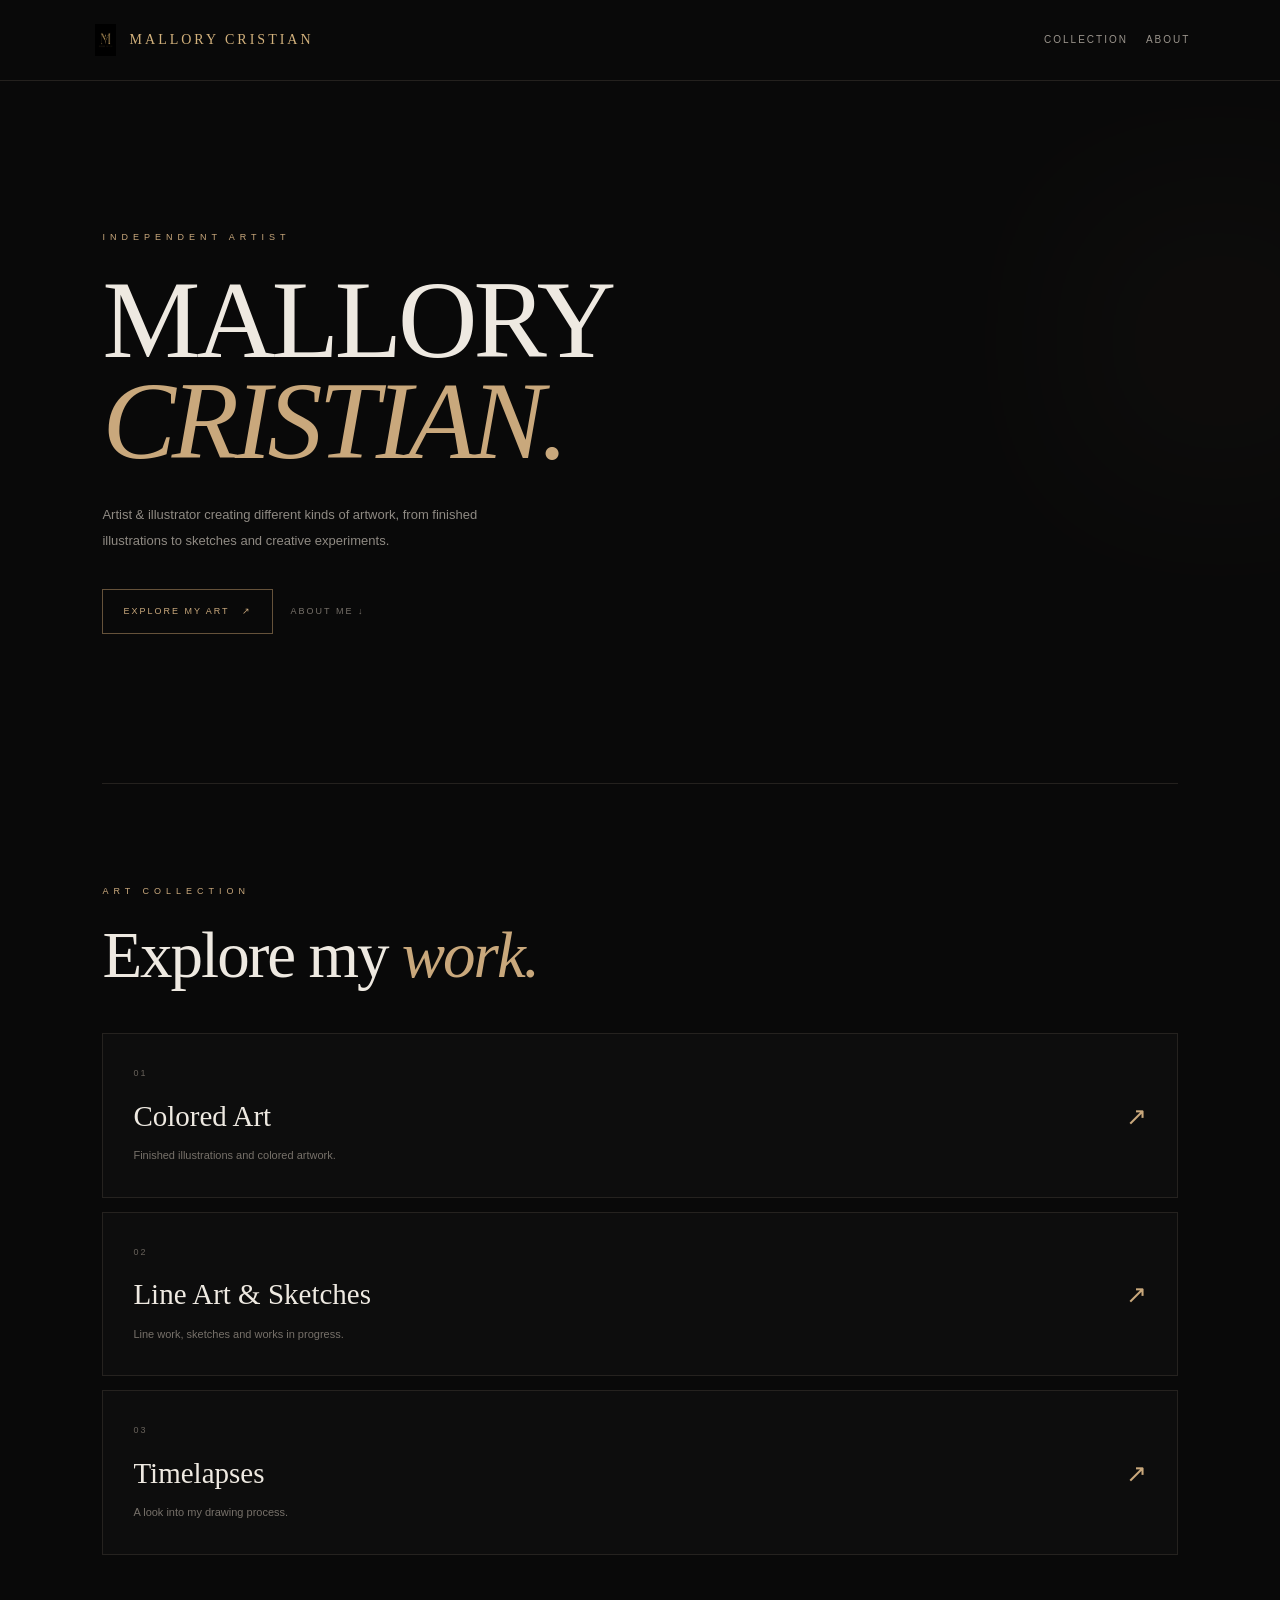
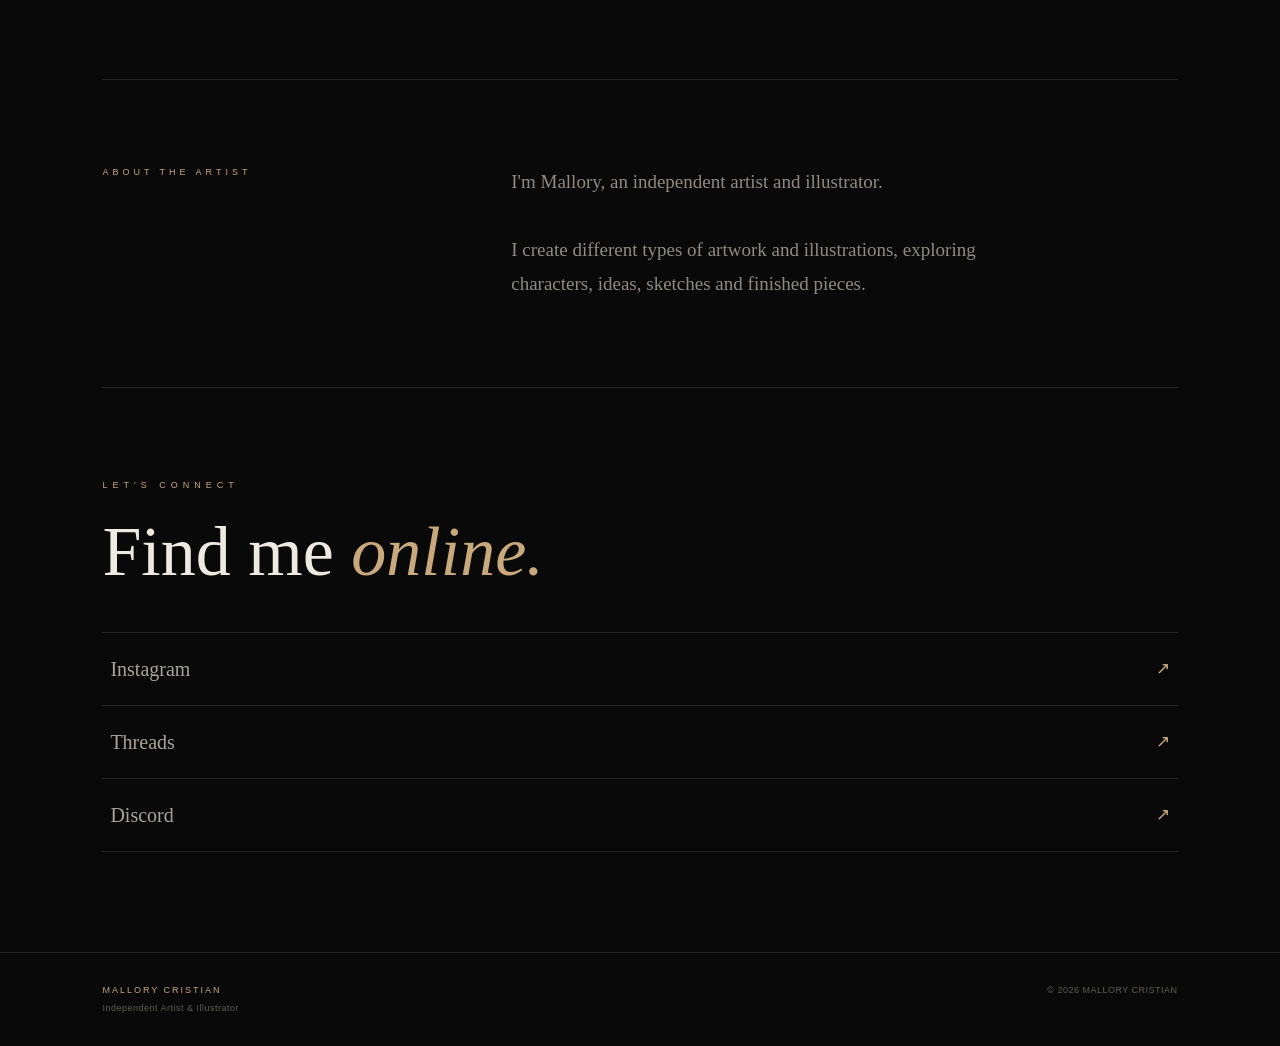
<file: index.html>
<!DOCTYPE html>
<html lang="en">

<head>

    <meta charset="UTF-8">

    <meta name="viewport"
          content="width=device-width, initial-scale=1.0">

    <title>Mallory Cristian | Artist Portfolio</title>

    <meta name="description"
          content="Mallory Cristian — independent artist and illustrator. Explore colored artwork, line art, sketches and timelapses.">

    <link rel="stylesheet" href="style.css">

</head>


<body>


<!-- =========================
     HEADER
========================= -->

<header>

    
<a href="index.html" class="logo">
    <img src="Logo.jpg" alt="Mallory Cristian Logo" class="site-logo">
    MALLORY CRISTIAN
</a>


    <nav>

    <a href="#collections">
        COLLECTION
    </a>

    <a href="#about">
        ABOUT
    </a>

    </nav>

</header>



<!-- =========================
     HERO
========================= -->

<main>

<section class="hero">


    <p class="tag">
        INDEPENDENT ARTIST
    </p>


    <h1>

        MALLORY<br>

        <span>CRISTIAN.</span>

    </h1>


    <p class="intro">

        Artist & illustrator creating
        different kinds of artwork,
        from finished illustrations to
        sketches and creative experiments.

    </p>


    <div class="collection-links">


        <a href="#collections"
           class="link">

            EXPLORE MY ART
            <span>↗</span>

        </a>


        <a href="#about"
           class="text-link">

            ABOUT ME ↓

        </a>


    </div>


</section>



<!-- =========================
     COLLECTIONS
========================= -->

<section class="collections"
         id="collections">


    <div class="section-heading">

        <p class="tag">
            ART COLLECTION
        </p>


        <h2>

            Explore my
            <span>work.</span>

        </h2>

    </div>



    <!-- COLORED ART -->

    <a href="colored.html"
       class="collection-card">


        <div class="card-content">

            <span class="number">
                01
            </span>


            <h3>
                Colored Art
            </h3>


            <p>
                Finished illustrations
                and colored artwork.
            </p>

        </div>


        <span class="arrow">
            ↗
        </span>


    </a>



    <!-- LINE ART & SKETCHES -->

    <a href="sketches.html"
       class="collection-card">


        <div class="card-content">

            <span class="number">
                02
            </span>


            <h3>
                Line Art & Sketches
            </h3>


            <p>
                Line work, sketches
                and works in progress.
            </p>

        </div>


        <span class="arrow">
            ↗
        </span>


    </a>



    <!-- TIMELAPSES -->

    <a href="timelapses.html"
       class="collection-card">


        <div class="card-content">

            <span class="number">
                03
            </span>


            <h3>
                Timelapses
            </h3>


            <p>
                A look into my
                drawing process.
            </p>

        </div>


        <span class="arrow">
            ↗
        </span>


    </a>


</section>



<!-- =========================
     ABOUT
========================= -->

<section class="note"
         id="about">


    <div class="about-label">

        <p>
            ABOUT THE ARTIST
        </p>

    </div>


    <div>

        <p class="about-text">

            I'm Mallory, an independent
            artist and illustrator.

            <br><br>

            I create different types of
            artwork and illustrations,
            exploring characters, ideas,
            sketches and finished pieces.

        </p>

    </div>


</section>



<!-- =========================
     SOCIALS
========================= -->

<section class="social-section">


    <p class="tag">
        LET'S CONNECT
    </p>


    <h2>

        Find me
        <span>online.</span>

    </h2>


    <div class="social-links">


        <!-- INSTAGRAM -->

        <a href="https://www.instagram.com/mallory.cristian/"
           target="_blank"
           rel="noopener">

            <span>
                Instagram
            </span>

            <span>
                ↗
            </span>

        </a>



        <!-- THREADS -->

        <a href="https://www.threads.com/@mallory.cristian"
   target="_blank"
   rel="noopener">

            <span>
                Threads
            </span>

            <span>
                ↗
            </span>

        </a>



        <!-- DISCORD — DIRECT PROFILE -->

        <a href="https://discord.com/users/1522704598056440056"
           target="_blank"
           rel="noopener">

            <span>
                Discord
            </span>

            <span>
                ↗
            </span>

        </a>


    </div>


</section>


</main>



<!-- =========================
     FOOTER
========================= -->

<footer>


    <div>

        <p class="footer-name">
            MALLORY CRISTIAN
        </p>


        <p>
            Independent Artist & Illustrator
        </p>

    </div>


    <p>
        © 2026 MALLORY CRISTIAN
    </p>


</footer>



<script src="script.js"></script>


</body>

</html>
</file>
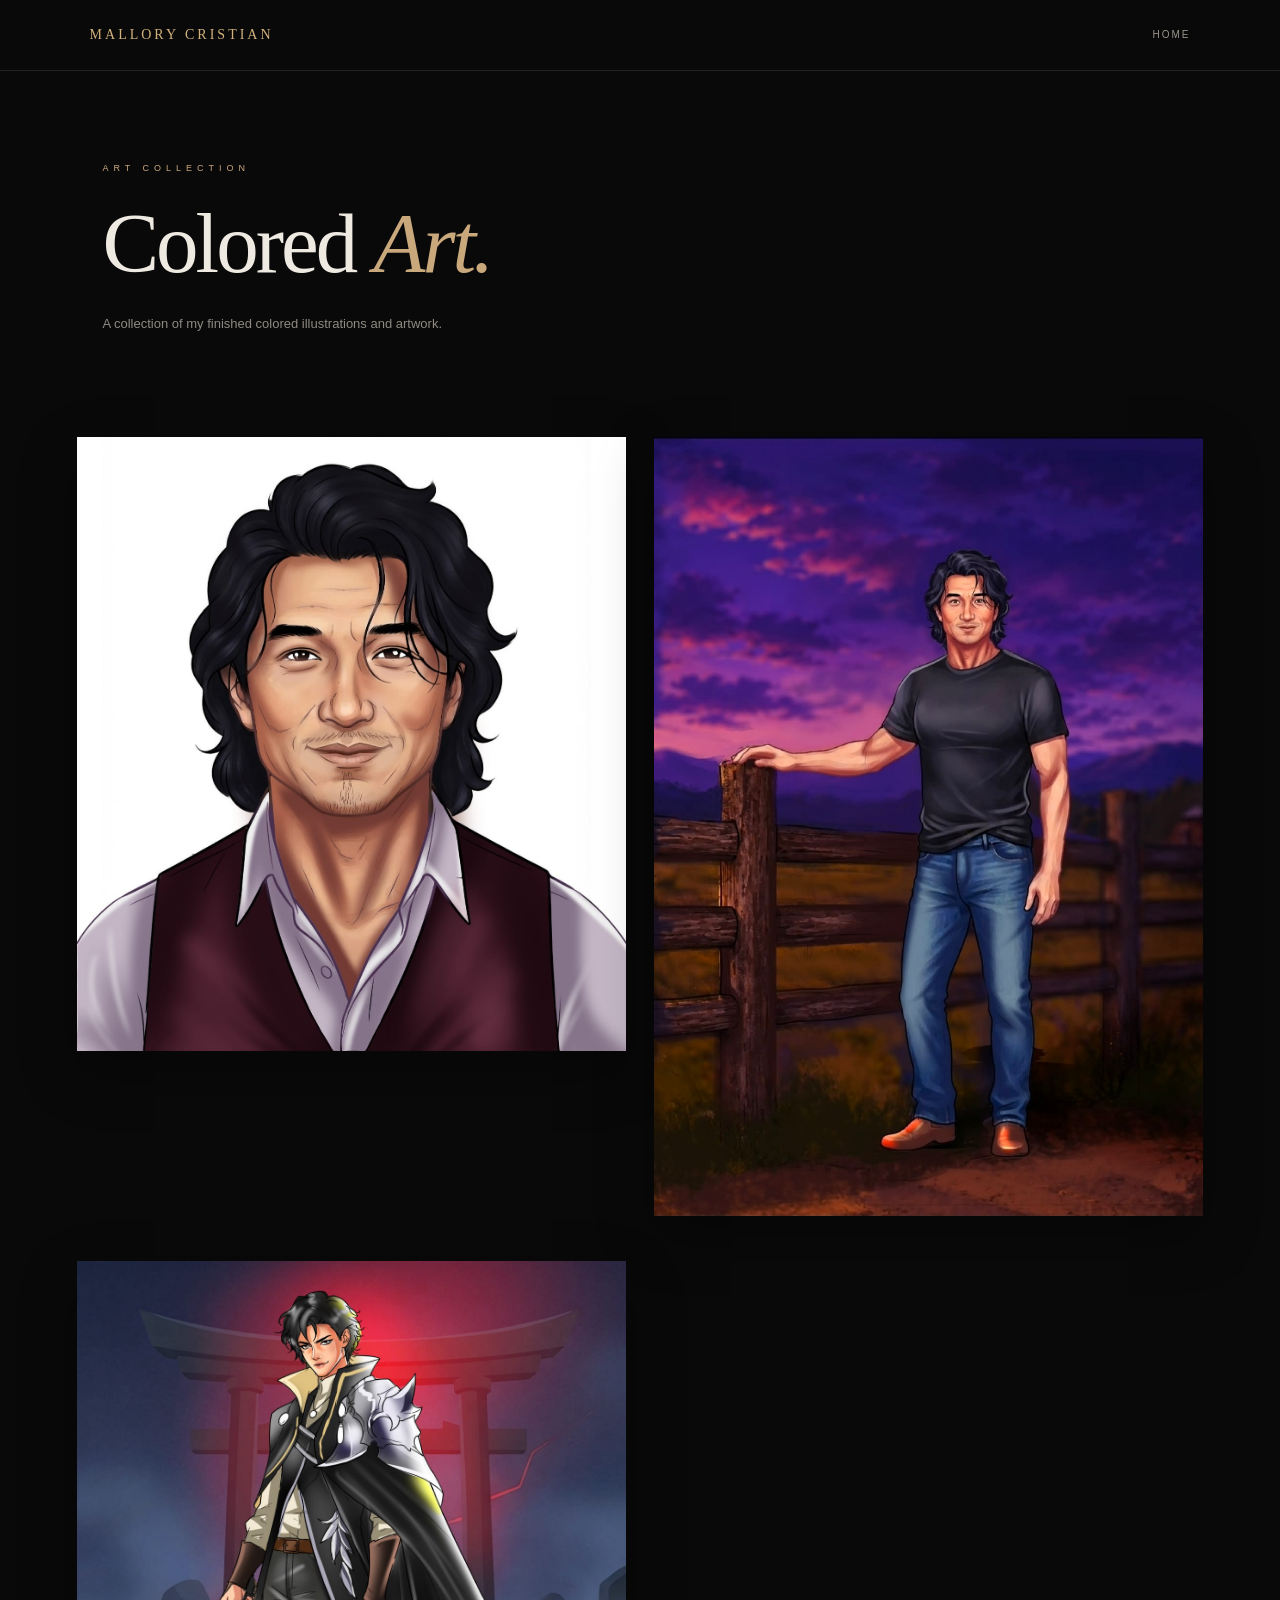
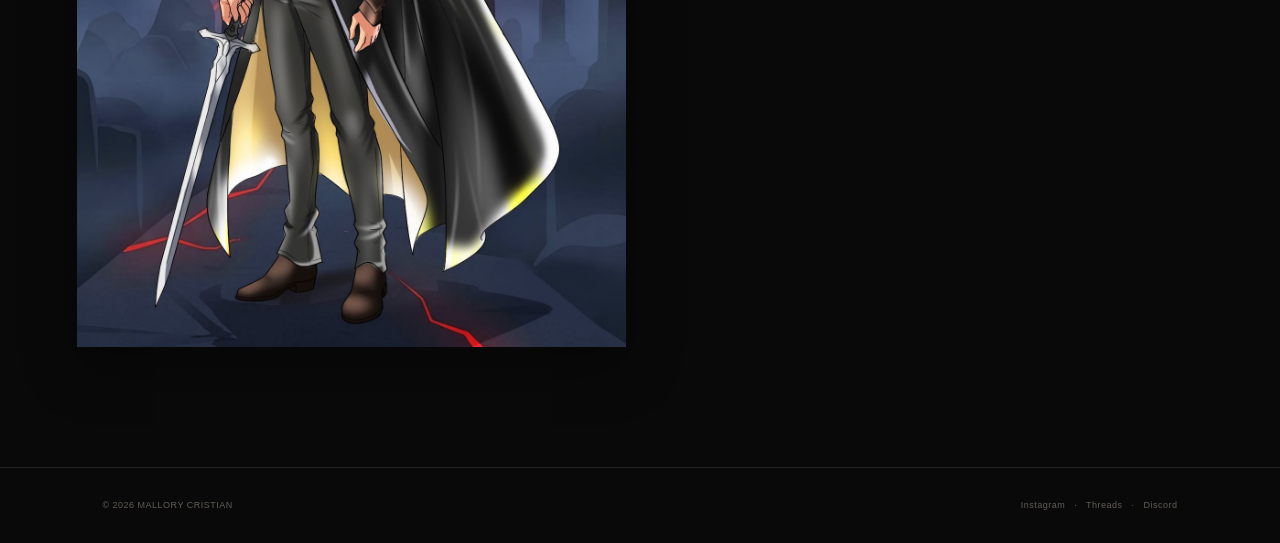
<file: colored.html>
<!DOCTYPE html>
<html lang="en">

<head>
    <meta charset="UTF-8">
    <meta name="viewport" content="width=device-width, initial-scale=1.0">

    <title>Colored Art | Mallory Cristian</title>

    <link rel="stylesheet" href="style.css">
</head>

<body>

    <header>
        <a href="index.html" class="logo">
            MALLORY CRISTIAN
        </a>

        <nav>
            <a href="index.html">HOME</a>
        </nav>
    </header>


    <main>

        <section class="gallery-header">

            <p class="tag">ART COLLECTION</p>

            <h1>Colored <span>Art.</span></h1>

            <p class="intro">
                A collection of my finished colored
                illustrations and artwork.
            </p>

        </section>


        <section class="gallery">

            <!-- ARTWORK 01 -->
            <div class="art-card">
                <img src="colored/artwork-01.jpg"
                     alt="Colored artwork by Mallory Cristian">
            </div>


            <!-- ARTWORK 02 -->
            <div class="art-card">
                <img src="colored/artwork-02.jpg"
                     alt="Colored artwork by Mallory Cristian">
            </div>

            <!-- ARTWORK 03 -->
<div class="art-card">
    <img src="colored/artwork-03.jpg"
         alt="Colored artwork by Mallory Cristian">
</div>
          
        </section>

    </main>


    <footer>

        <p>© 2026 MALLORY CRISTIAN</p>

        <p>
            <a href="https://www.instagram.com/mallory.cristian/">
                Instagram
            </a>

            &nbsp; · &nbsp;

            <a href="https://www.threads.net/@mallory.cristian">
                Threads
            </a>

            &nbsp; · &nbsp;

            <a href="https://discord.com/users/1522704598056440056">
                Discord
            </a>
        </p>

    </footer>

</body>
</html>
</file>
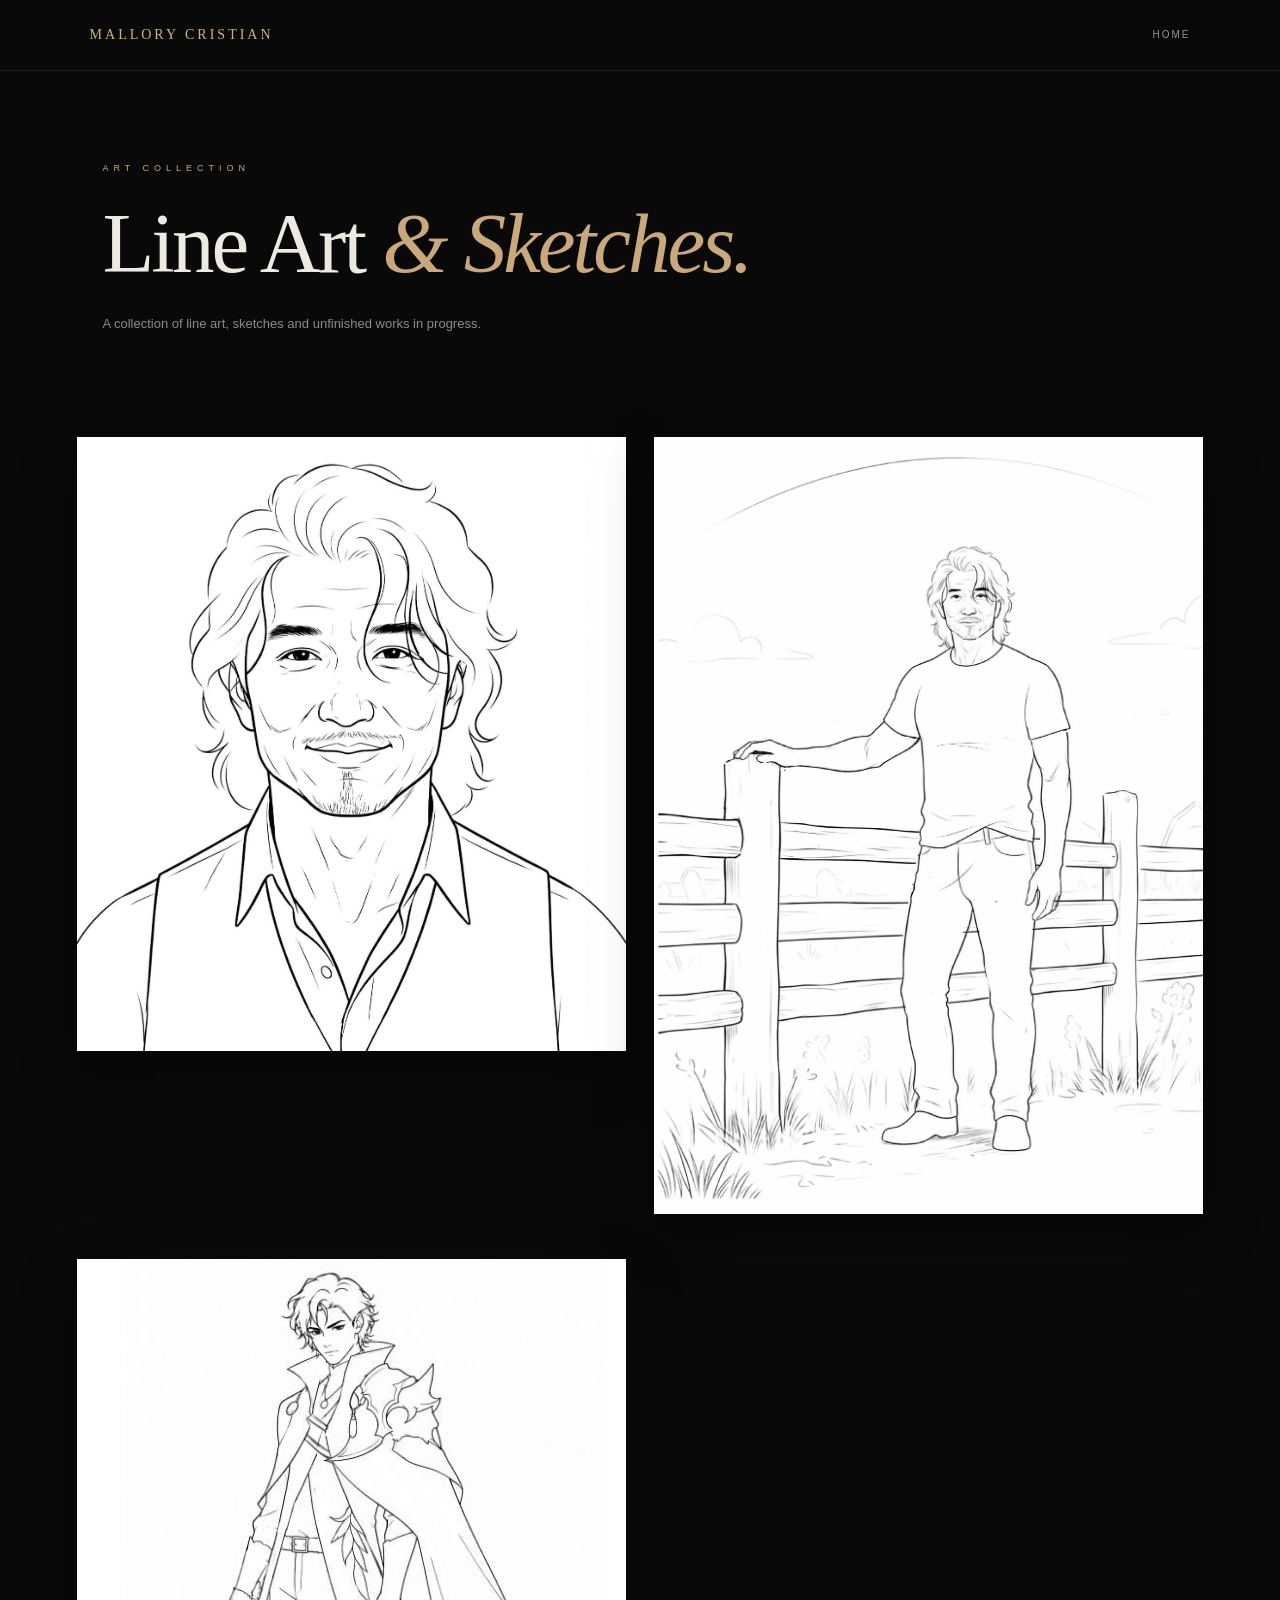
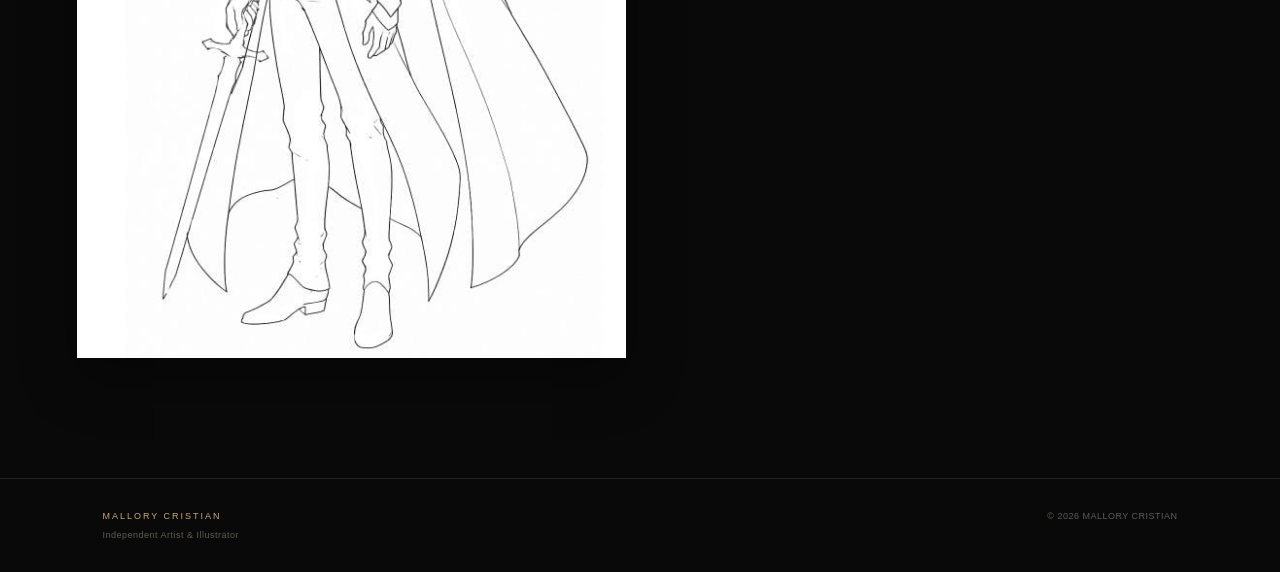
<file: sketches.html>
<!DOCTYPE html>
<html lang="en">

<head>

    <meta charset="UTF-8">

    <meta name="viewport"
          content="width=device-width, initial-scale=1.0">

    <title>Line Art & Sketches | Mallory Cristian</title>

    <link rel="stylesheet" href="style.css">

</head>


<body>


<header>

    <a href="index.html" class="logo">
        MALLORY CRISTIAN
    </a>

    <nav>
        <a href="index.html">
            HOME
        </a>
    </nav>

</header>



<main>


    <section class="gallery-header">

        <p class="tag">
            ART COLLECTION
        </p>

        <h1>
            Line Art <span>& Sketches.</span>
        </h1>

        <p class="intro">
            A collection of line art, sketches
            and unfinished works in progress.
        </p>

    </section>



    <section class="gallery">


        <!-- SKETCH 01 -->

        <div class="art-card">

            <img src="sketches/sketch-01.jpg"
                 alt="Line art sketch by Mallory Cristian">

        </div>



        <!-- SKETCH 02 -->

        <div class="art-card">

            <img src="sketches/sketch-02.jpg"
                 alt="Line art sketch by Mallory Cristian">

        </div>



        <!-- SKETCH 03 -->

        <div class="art-card">

            <img src="sketches/sketch-03.jpg"
                 alt="Line art sketch by Mallory Cristian">

        </div>


    </section>


</main>



<footer>

    <div>

        <p class="footer-name">
            MALLORY CRISTIAN
        </p>

        <p>
            Independent Artist & Illustrator
        </p>

    </div>


    <p>
        © 2026 MALLORY CRISTIAN
    </p>


</footer>



</body>

</html>
</file>
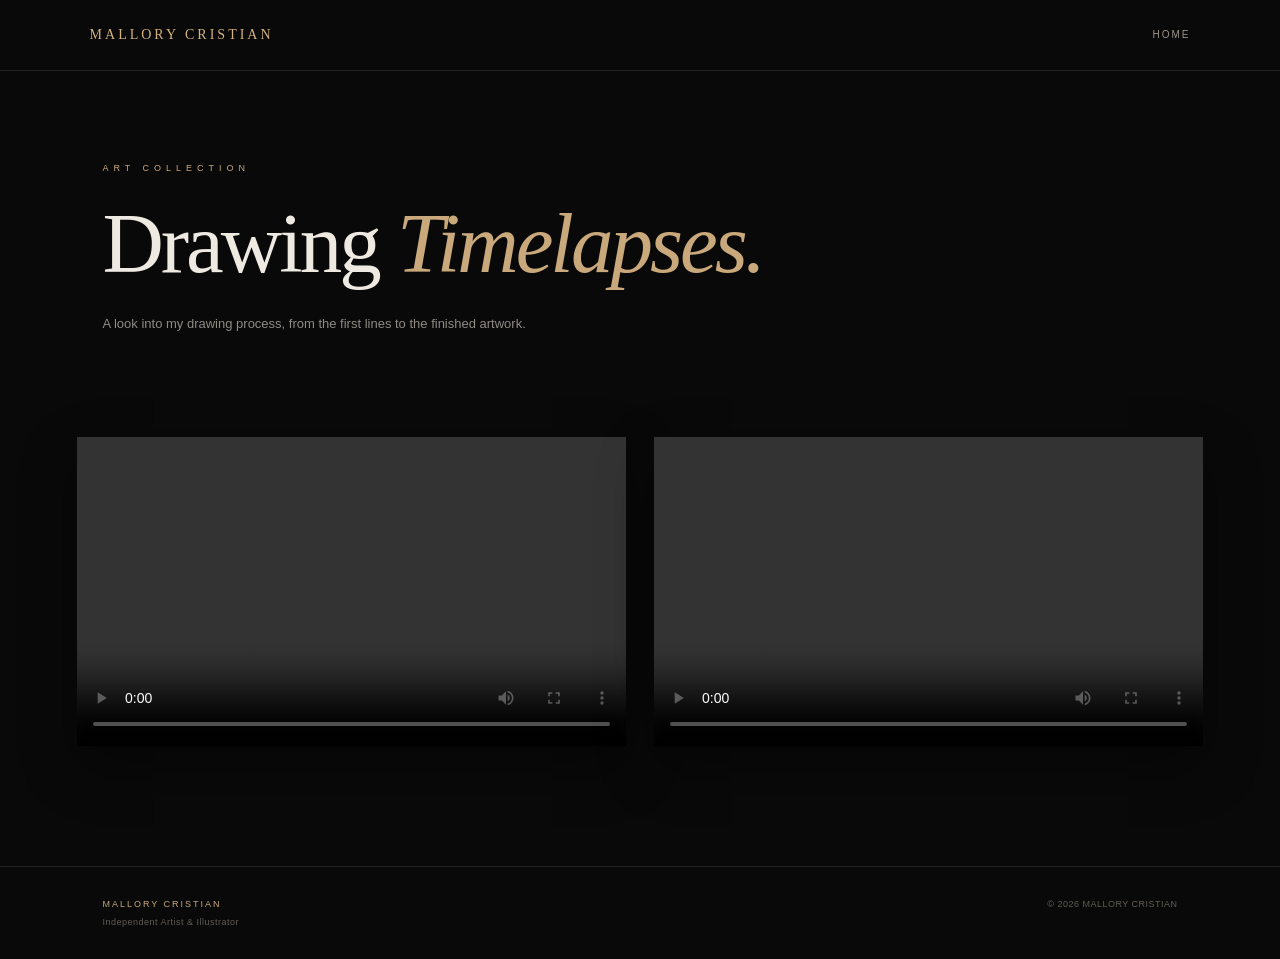
<file: timelapses.html>
<!DOCTYPE html>
<html lang="en">

<head>

    <meta charset="UTF-8">

    <meta name="viewport"
          content="width=device-width, initial-scale=1.0">

    <title>Timelapses | Mallory Cristian</title>

    <link rel="stylesheet" href="style.css">

</head>


<body>


<header>

    <a href="index.html" class="logo">
        MALLORY CRISTIAN
    </a>

    <nav>
        <a href="index.html">
            HOME
        </a>
    </nav>

</header>



<main>


    <section class="gallery-header">

        <p class="tag">
            ART COLLECTION
        </p>

        <h1>
            Drawing <span>Timelapses.</span>
        </h1>

        <p class="intro">
            A look into my drawing process,
            from the first lines to the finished artwork.
        </p>

    </section>



    <section class="gallery">


        <!-- TIMELAPSE 01 -->

        <div class="art-card">

            <video controls
                   width="100%"
                   preload="metadata">

                <source src="timelapses/timelapse-01.mp4"
                        type="video/mp4">

                Your browser does not support this video.

            </video>

        </div>



        <!-- TIMELAPSE 02 -->

        <div class="art-card">

            <video controls
                   width="100%"
                   preload="metadata">

                <source src="timelapses/timelapse-02.mp4"
                        type="video/mp4">

                Your browser does not support this video.

            </video>

        </div>



        


    </section>


</main>



<footer>

    <div>

        <p class="footer-name">
            MALLORY CRISTIAN
        </p>

        <p>
            Independent Artist & Illustrator
        </p>

    </div>


    <p>
        © 2026 MALLORY CRISTIAN
    </p>


</footer>



</body>

</html>
</file>
<file: style.css>
/* =====================================
   MALLORY CRISTIAN — ARTIST PORTFOLIO
   Dark • Elegant • Fast • Mobile First
===================================== */


/* ---------- RESET ---------- */

* {
    margin: 0;
    padding: 0;
    box-sizing: border-box;
}

html {
    scroll-behavior: smooth;
}

body {
    background: #090909;
    color: #eee9e1;
    font-family: Arial, sans-serif;
    line-height: 1.6;
    overflow-x: hidden;
}

a {
    color: inherit;
    text-decoration: none;
}


/* =====================================
   HEADER
===================================== */

header {
    width: 100%;
    padding: 24px 7%;

    display: flex;
    align-items: center;
    justify-content: space-between;

    border-bottom: 1px solid #24211e;
}

.logo {
    color: #d2b17c;

    font-family: Georgia, serif;
    font-size: 14px;

    letter-spacing: 3px;
}

nav {
    display: flex;
    align-items: center;
    gap: 18px;
}

nav a {
    color: #9a948c;

    font-size: 10px;
    letter-spacing: 2px;

    transition: color 0.25s ease;
}

nav a:hover {
    color: #d2b17c;
}


/* =====================================
   HERO
===================================== */

.hero {
    min-height: 78vh;

    padding: 90px 8%;

    display: flex;
    flex-direction: column;
    justify-content: center;

    position: relative;
}

.hero::after {
    content: "";

    position: absolute;

    width: 320px;
    height: 320px;

    right: -100px;
    top: 100px;

    background: #c9a87c;

    opacity: 0.025;

    filter: blur(90px);

    pointer-events: none;
}


/* LABEL */

.tag {
    color: #c9a87c;

    font-size: 9px;

    letter-spacing: 5px;

    text-transform: uppercase;

    margin-bottom: 25px;
}


/* NAME */

.hero h1 {
    font-family: Georgia, serif;

    font-size: clamp(55px, 13vw, 110px);

    font-weight: normal;

    line-height: 0.92;

    letter-spacing: -4px;

    margin-bottom: 30px;
}

.hero h1 span {
    color: #c9a87c;

    font-style: italic;
}


/* INTRO */

.intro {
    max-width: 430px;

    color: #8f8a83;

    font-size: 13px;

    line-height: 2;

    margin-bottom: 35px;
}


/* HERO LINKS */

.collection-links {
    display: flex;

    align-items: center;

    flex-wrap: wrap;

    gap: 18px;
}

.link {
    display: inline-flex;

    align-items: center;

    gap: 12px;

    padding: 14px 20px;

    border: 1px solid #65523a;

    color: #c9a87c;

    font-size: 9px;

    letter-spacing: 2px;

    transition:
        background 0.3s ease,
        color 0.3s ease,
        transform 0.3s ease;
}

.link:hover {
    background: #c9a87c;

    color: #090909;

    transform: translateY(-2px);
}

.text-link {
    color: #77716a;

    font-size: 9px;

    letter-spacing: 2px;

    transition: color 0.25s ease;
}

.text-link:hover {
    color: #c9a87c;
}


/* =====================================
   COLLECTIONS
===================================== */

.collections {
    width: 84%;

    margin: 0 auto;

    padding: 100px 0 110px;

    border-top: 1px solid #24211e;
}

.section-heading {
    margin-bottom: 45px;
}

.section-heading h2 {
    font-family: Georgia, serif;

    font-size: clamp(38px, 8vw, 65px);

    font-weight: normal;

    line-height: 1;

    letter-spacing: -2px;
}

.section-heading h2 span {
    color: #c9a87c;

    font-style: italic;
}


/* COLLECTION CARDS */

.collection-card {
    width: 100%;

    min-height: 150px;

    padding: 32px 30px;

    margin-bottom: 14px;

    border: 1px solid #25221f;

    display: flex;

    align-items: center;

    justify-content: space-between;

    background: #0d0d0d;

    transition:
        border-color 0.3s ease,
        background 0.3s ease,
        transform 0.3s ease;
}

.collection-card:hover {
    border-color: #5a4934;

    background: #11100f;

    transform: translateX(5px);
}

.number {
    color: #68625b;

    font-size: 9px;

    letter-spacing: 2px;

    display: block;

    margin-bottom: 12px;
}

.collection-card h3 {
    font-family: Georgia, serif;

    font-size: 29px;

    font-weight: normal;

    margin-bottom: 7px;
}

.collection-card p {
    color: #77716a;

    font-size: 11px;

    line-height: 1.7;
}

.arrow {
    color: #c9a87c;

    font-size: 25px;

    transition: transform 0.3s ease;
}

.collection-card:hover .arrow {
    transform: translate(4px, -4px);
}


/* =====================================
   ABOUT
===================================== */

.note {
    width: 84%;

    margin: 0 auto;

    padding: 85px 0;

    border-top: 1px solid #24211e;

    display: grid;

    grid-template-columns: 0.7fr 1.3fr;

    gap: 50px;
}

.about-label p {
    color: #c9a87c;

    font-size: 9px;

    letter-spacing: 4px;
}

.about-text {
    max-width: 550px;

    color: #908a82;

    font-family: Georgia, serif;

    font-size: 19px;

    line-height: 1.8;
}


/* =====================================
   SOCIALS
===================================== */

.social-section {
    width: 84%;

    margin: 0 auto;

    padding: 90px 0 100px;

    border-top: 1px solid #24211e;
}

.social-section h2 {
    font-family: Georgia, serif;

    font-size: clamp(40px, 9vw, 70px);

    font-weight: normal;

    line-height: 1;

    margin-bottom: 45px;
}

.social-section h2 span {
    color: #c9a87c;

    font-style: italic;
}

.social-links {
    border-top: 1px solid #25221f;
}

.social-links a {
    padding: 20px 5px;

    border-bottom: 1px solid #25221f;

    display: flex;

    justify-content: space-between;

    align-items: center;

    color: #aaa39a;

    font-family: Georgia, serif;

    font-size: 20px;

    transition:
        color 0.25s ease,
        padding-left 0.25s ease;
}

.social-links a:hover {
    color: #c9a87c;

    padding-left: 10px;
}

.social-links a span:last-child {
    color: #c9a87c;

    font-family: Arial, sans-serif;

    font-size: 17px;
}


/* =====================================
   GALLERY PAGES
===================================== */

.gallery-header {
    padding: 90px 8% 65px;
}

.gallery-header h1 {
    font-family: Georgia, serif;

    font-size: clamp(48px, 10vw, 85px);

    font-weight: normal;

    line-height: 1;

    letter-spacing: -3px;

    margin-bottom: 25px;
}

.gallery-header h1 span {
    color: #c9a87c;

    font-style: italic;
}

.gallery-header .intro {
    max-width: 500px;
}


/* GALLERY */

.gallery {
    width: 88%;
    max-width: 1200px;

    margin: 0 auto 120px;

    display: grid;

    grid-template-columns: repeat(2, 1fr);

    gap: 45px 28px;

    align-items: start;
}


/* ARTWORK */

.art-card {
    position: relative;

    overflow: hidden;

    background: #0e0e0e;

    border: none;

    box-shadow:
        0 20px 50px rgba(0, 0, 0, 0.35);

    transition:
        transform 0.4s ease,
        box-shadow 0.4s ease;
}

.art-card img {
    width: 100%;
    height: auto;

    display: block;

    transition:
        transform 0.7s ease,
        filter 0.5s ease;
}

.art-card:hover {
    transform: translateY(-6px);

    box-shadow:
        0 30px 70px rgba(0, 0, 0, 0.55);
}

.art-card:hover img {
    transform: scale(1.035);

    filter: brightness(0.88);
}


/* VIDEOS */

.art-card video {
    width: 100%;

    display: block;

    background: #050505;

    border: none;

    aspect-ratio: 16 / 9;

    object-fit: contain;
}

.art-card:has(video) {
    background: #050505;

    overflow: hidden;

    box-shadow:
        0 20px 50px rgba(0, 0, 0, 0.4);
}


/* =====================================
   FOOTER
===================================== */

footer {
    padding: 30px 8%;

    border-top: 1px solid #24211e;

    color: #625d56;

    font-size: 9px;

    letter-spacing: 0.5px;

    display: flex;

    justify-content: space-between;

    gap: 20px;
}

.footer-name {
    color: #c9a87c;

    letter-spacing: 2px;

    margin-bottom: 4px;
}


/* =====================================
   MOBILE
===================================== */

@media (max-width: 600px) {

    /* HEADER */

    header {
        padding: 21px 6%;
    }

    .logo {
        font-size: 11px;

        letter-spacing: 2px;
    }

    nav {
        gap: 18px;
    }

    nav a {
        font-size: 10px;

        letter-spacing: 2px;
    }


    /* HERO */

    .hero {
        min-height: 82vh;

        padding: 75px 7% 65px;
    }

    .hero h1 {
        font-size: 61px;

        line-height: 0.9;

        letter-spacing: -3px;

        margin-bottom: 28px;
    }

    .hero::after {
        width: 180px;
        height: 180px;

        right: -80px;
    }

    .intro {
        font-size: 13px;

        max-width: 340px;

        line-height: 1.9;

        margin-bottom: 32px;
    }

    .collection-links {
        flex-direction: column;

        align-items: flex-start;

        gap: 17px;
    }

    .link {
        padding: 15px 21px;

        font-size: 9px;
    }

    .text-link {
        font-size: 9px;
    }


    /* COLLECTIONS */

    .collections {
        width: 88%;

        padding: 65px 0 80px;
    }

    .section-heading {
        margin-bottom: 30px;
    }

    .section-heading h2 {
        font-size: 43px;
    }

    .collection-card {
        min-height: 125px;

        padding: 24px 19px;
    }

    .collection-card h3 {
        font-size: 23px;
    }

    .collection-card p {
        max-width: 220px;

        font-size: 11px;

        line-height: 1.6;
    }

    .arrow {
        font-size: 22px;
    }


    /* ABOUT */

    .note {
        width: 88%;

        padding: 65px 0;

        display: block;
    }

    .about-text {
        margin-top: 25px;

        font-size: 17px;

        line-height: 1.75;
    }


    /* SOCIALS */

    .social-section {
        width: 88%;

        padding: 65px 0 75px;
    }

    .social-section h2 {
        font-size: 43px;

        margin-bottom: 35px;
    }

    .social-links a {
        font-size: 18px;

        padding: 18px 3px;
    }


    /* GALLERY */

    .gallery-header {
        padding: 65px 7% 45px;
    }

    .gallery-header h1 {
        font-size: 50px;
    }

    .gallery {
        width: 90%;

        grid-template-columns: 1fr;

        gap: 30px;

        margin-bottom: 80px;
    }

    .art-card {
        box-shadow:
            0 15px 40px rgba(0, 0, 0, 0.4);
    }


    /* FOOTER */

    footer {
        padding: 25px 6%;

        flex-direction: column;

        gap: 12px;

        font-size: 9px;
    }

}
/* =====================================
   FULLSCREEN IMAGE VIEWER
===================================== */

.image-viewer {
    position: fixed;

    inset: 0;

    z-index: 9999;

    background: rgba(5, 5, 5, 0.96);

    display: flex;

    align-items: center;

    justify-content: center;

    padding: 25px;

    animation: viewerFade 0.25s ease;
}

.image-viewer img {
    max-width: 94%;
    max-height: 90vh;

    width: auto;
    height: auto;

    object-fit: contain;

    box-shadow:
        0 30px 80px rgba(0, 0, 0, 0.7);
}


/* CLOSE BUTTON */

.viewer-close {
    position: fixed;

    top: 20px;
    right: 22px;

    width: 42px;
    height: 42px;

    border: 1px solid #51483e;

    background: #11100f;

    color: #c9a87c;

    font-size: 27px;

    line-height: 1;

    cursor: pointer;
}


/* ANIMATION */

@keyframes viewerFade {

    from {
        opacity: 0;
    }

    to {
        opacity: 1;
    }

}
/* =====================================
   PREMIUM COLLECTION CARDS
===================================== */

.collection-card {
    position: relative;
    overflow: hidden;
}

.collection-card::before {
    content: "";

    position: absolute;

    left: 0;
    top: 0;

    width: 2px;
    height: 100%;

    background: #c9a87c;

    transform: scaleY(0);

    transform-origin: bottom;

    transition: transform 0.35s ease;
}

.collection-card:hover::before {
    transform: scaleY(1);
}

.collection-card .card-content {
    position: relative;
    z-index: 1;
}

.collection-card .arrow {
    position: relative;
    z-index: 1;
}


/* MOBILE */

@media (max-width: 600px) {

    .collection-card::before {
        transform: scaleY(1);
        opacity: 0.35;
    }

}
/* =====================================
   PREMIUM SOCIAL LINKS
===================================== */

.social-links a {
    position: relative;

    min-height: 62px;

    padding-left: 8px;
    padding-right: 8px;

    border-bottom: 1px solid #25221f;

    transition:
        color 0.3s ease,
        padding-left 0.3s ease,
        background 0.3s ease;
}

.social-links a:hover {
    background: #0e0e0e;

    padding-left: 16px;

    color: #c9a87c;
}


/* GOLD SIDE ACCENT */

.social-links a::before {
    content: "";

    position: absolute;

    left: 0;
    top: 0;

    width: 1px;
    height: 100%;

    background: #c9a87c;

    transform: scaleY(0);

    transition: transform 0.3s ease;
}

.social-links a:hover::before {
    transform: scaleY(1);
}


/* MOBILE */

@media (max-width: 600px) {

    .social-links a {
        min-height: 60px;

        padding-left: 5px;
        padding-right: 5px;
    }

    .social-links a:hover {
        padding-left: 12px;
    }

}
/* =====================================
   FINAL MOBILE POLISH
===================================== */

@media (max-width: 600px) {

    body {
        width: 100%;
        overflow-x: hidden;
    }

    header {
        width: 100%;
    }

    .hero h1 {
        max-width: 100%;
        word-break: normal;
    }

    .collection-card {
        width: 100%;
    }

    .collection-card h3 {
        line-height: 1.2;
    }

    .gallery-header h1 {
        word-break: normal;
    }

    .art-card img {
        max-width: 100%;
        height: auto;
    }

    footer {
        width: 100%;
    }

}
/* WEBSITE LOGO */

.site-logo {
    width: 32px;
    height: 32px;
    object-fit: contain;
    vertical-align: middle;
    margin-right: 8px;
}
.logo {
    display: flex;
    align-items: center;
}
</file>
